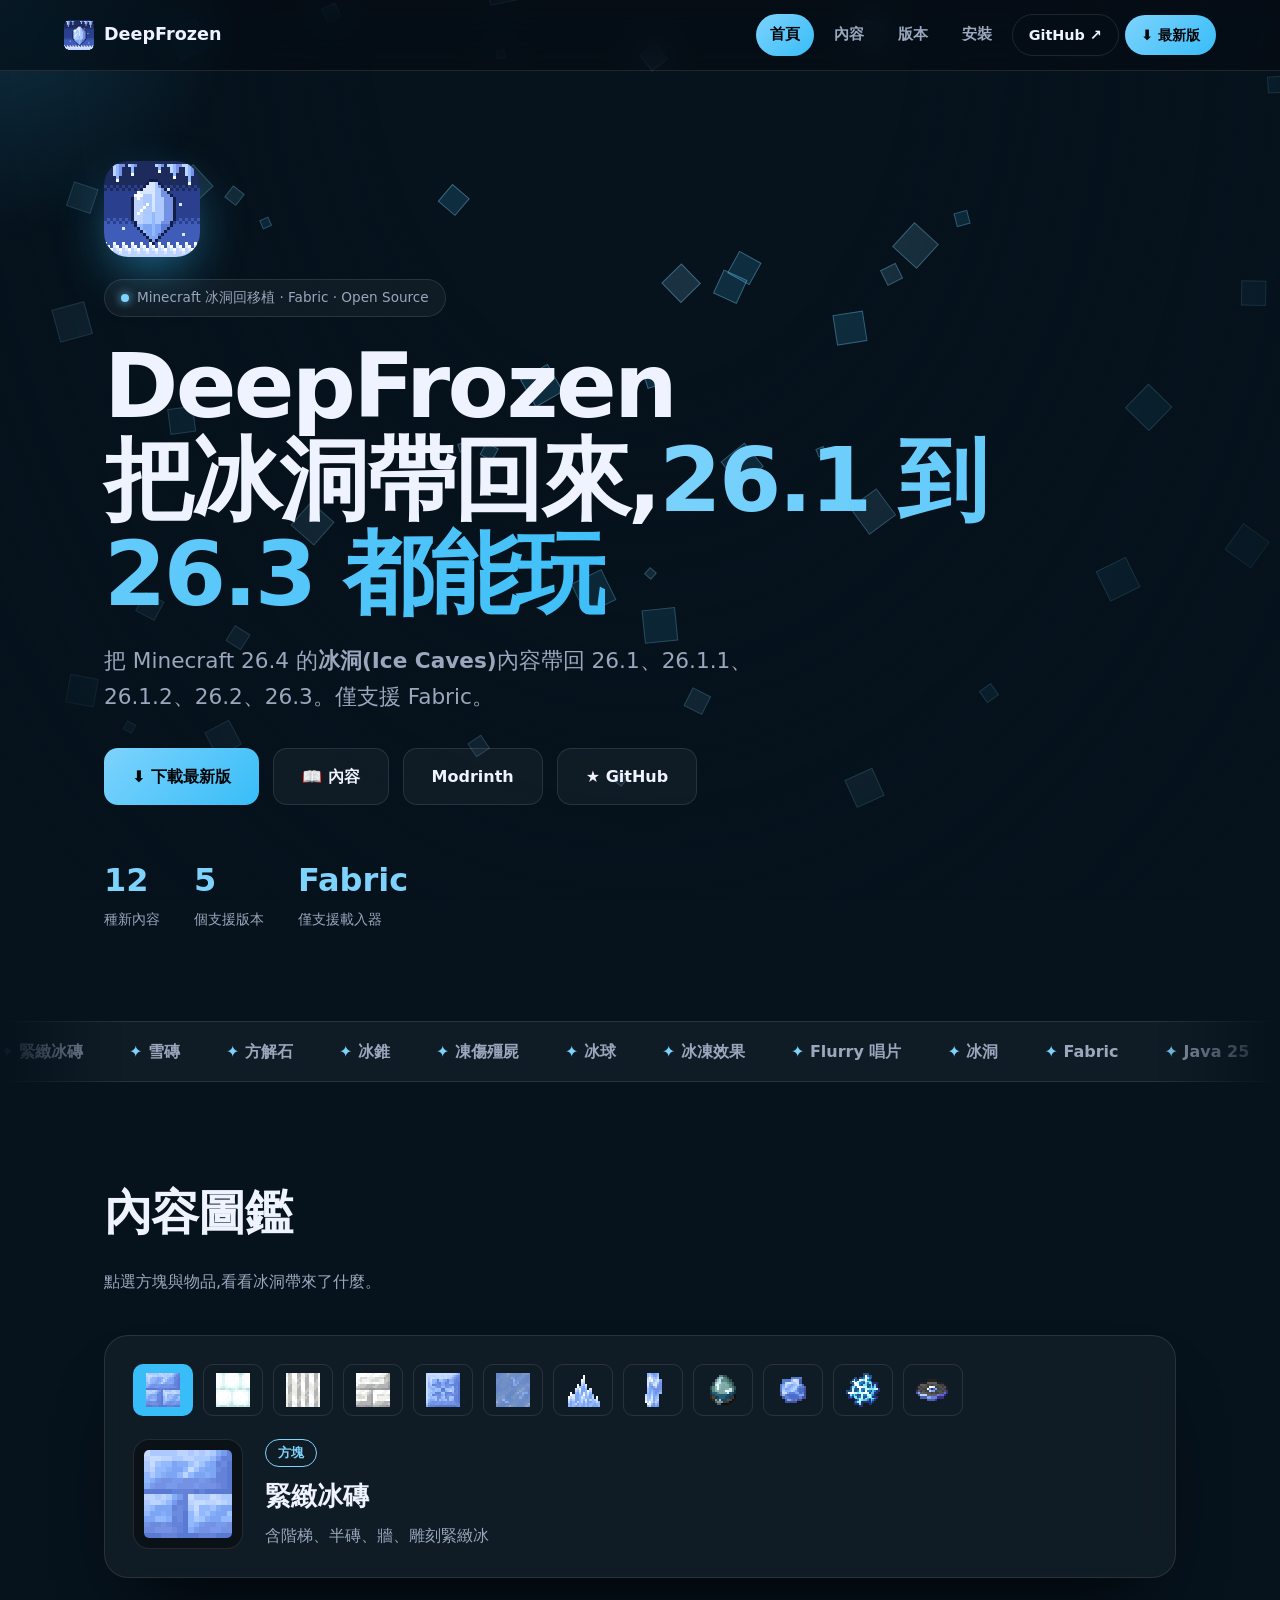
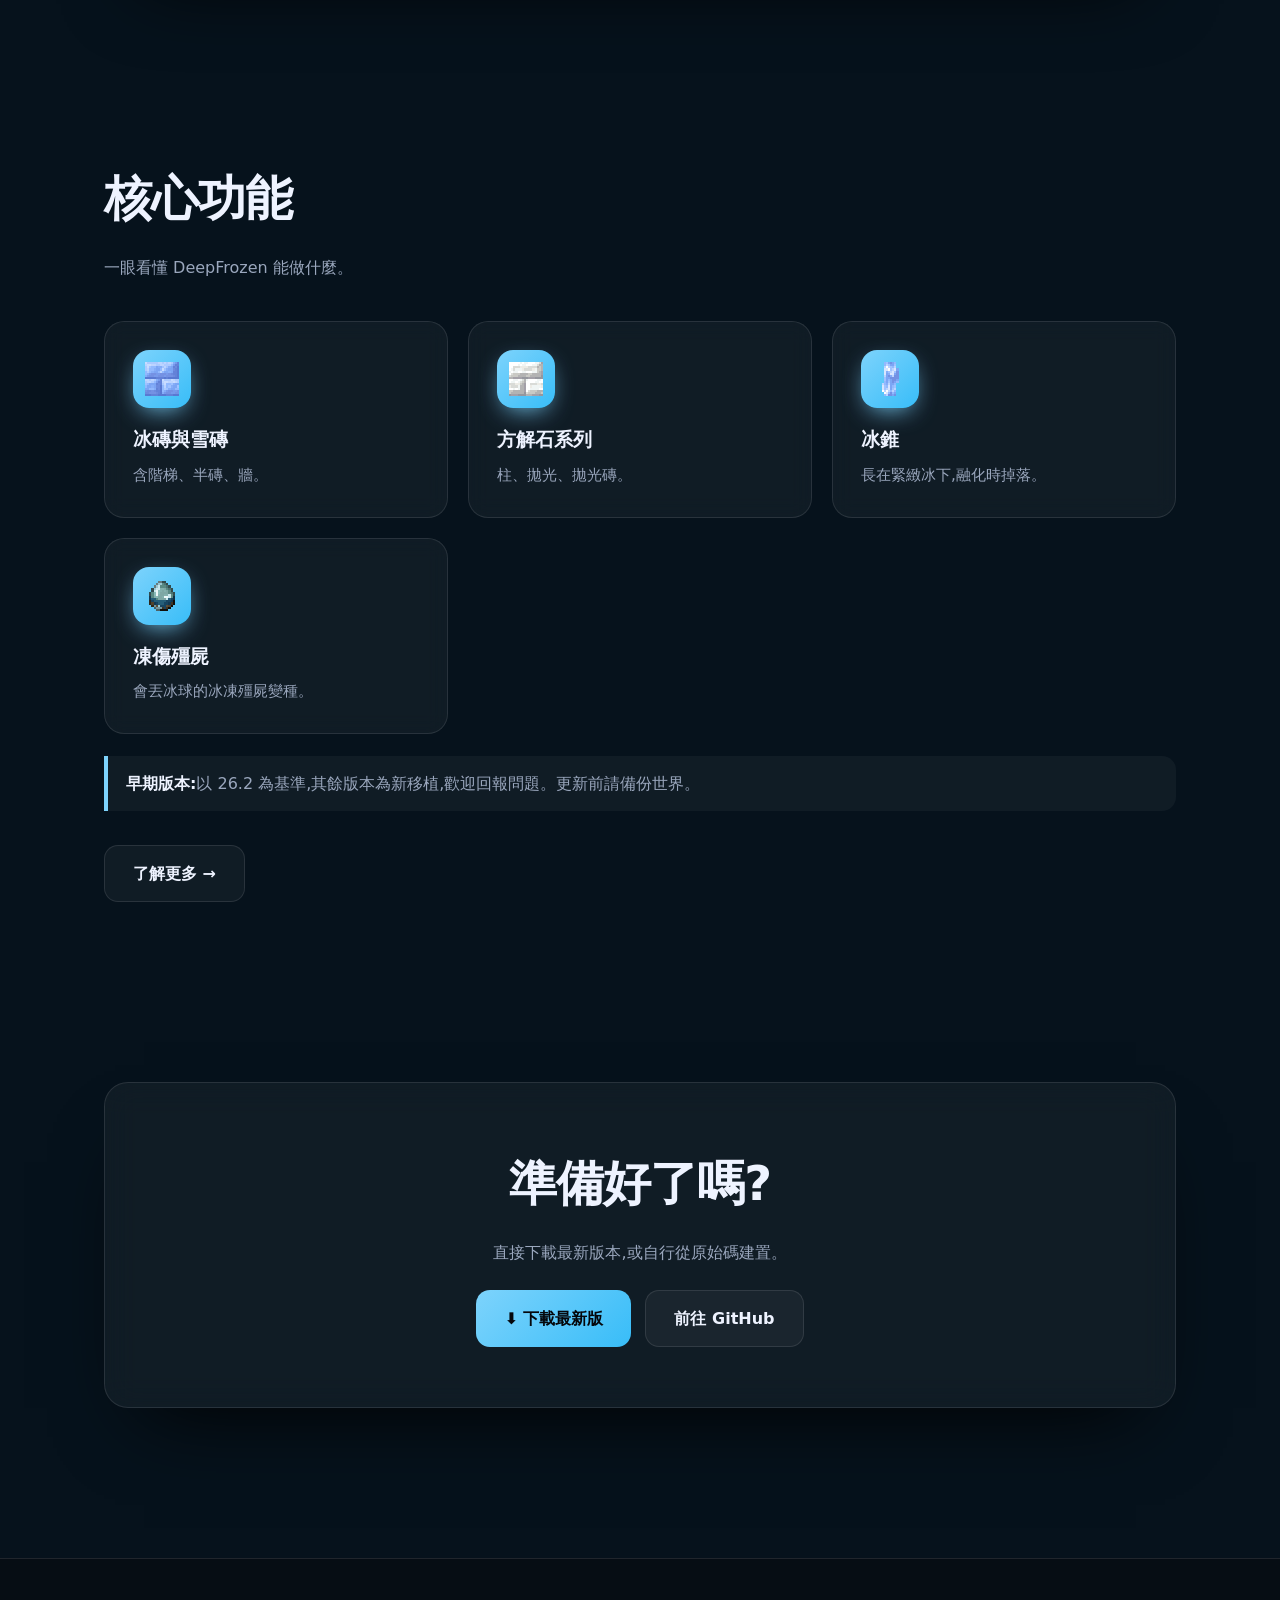
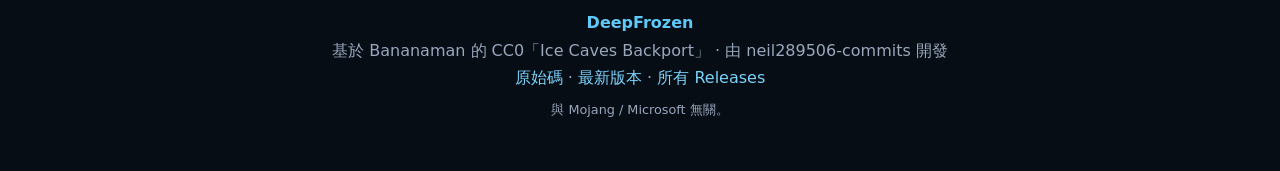
<file: docs/index.html>
<!DOCTYPE html>
<html lang="zh-Hant"><head><meta charset="utf-8"><meta name="viewport" content="width=device-width,initial-scale=1"><title>首頁 · DeepFrozen</title><meta name="description" content="把 Minecraft 26.4 的冰洞內容帶回 26.1–26.3 的 Fabric 模組"><link rel="icon" href="assets/icon.png"><link rel="stylesheet" href="css/style.css"></head>
<body data-repo="neil289506-commits/DeepFrozen"><canvas id="bg" data-mode="voxel"></canvas><div class="vignette"></div><div class="glow"></div>
<nav><a class="logo" href="index.html"><img src="assets/icon.png" alt="">DeepFrozen</a><a class="l on" href="index.html">首頁</a><a class="l" href="features.html">內容</a><a class="l" href="versions.html">版本</a><a class="l" href="install.html">安裝</a><a class="gh" href="https://github.com/neil289506-commits/DeepFrozen" target="_blank" rel="noopener">GitHub ↗</a><a class="dl" data-dl href="https://github.com/neil289506-commits/DeepFrozen/releases/latest" target="_blank" rel="noopener">⬇ 最新版 <span class="vt" data-tag></span></a></nav>
<section class="hero"><img class="hero-ic px" src="assets/icon.png" alt=""><span class="badge"><i></i>Minecraft 冰洞回移植 · Fabric · Open Source</span><h1>DeepFrozen<br>把冰洞帶回來,<span class="g">26.1 到 26.3 都能玩</span></h1><p class="lead">把 Minecraft 26.4 的<strong>冰洞(Ice Caves)</strong>內容帶回 26.1、26.1.1、26.1.2、26.2、26.3。僅支援 Fabric。</p><div class="cta"><a class="btn p" data-dl href="https://github.com/neil289506-commits/DeepFrozen/releases/latest" target="_blank" rel="noopener">⬇ 下載最新版 <small data-tag></small></a><a class="btn" href="features.html">📖 內容</a><a class="btn" href="https://modrinth.com/project/deepfrozen" target="_blank" rel="noopener">Modrinth</a><a class="btn" href="https://github.com/neil289506-commits/DeepFrozen" target="_blank" rel="noopener">★ GitHub</a></div><div class="stats"><div><b>12</b><span>種新內容</span></div><div><b>5</b><span>個支援版本</span></div><div><b>Fabric</b><span>僅支援載入器</span></div></div></section>
<div class="marquee"><div><span>緊緻冰磚</span><span>雪磚</span><span>方解石</span><span>冰錐</span><span>凍傷殭屍</span><span>冰球</span><span>冰凍效果</span><span>Flurry 唱片</span><span>冰洞</span><span>Fabric</span><span>Java 25</span><span>CC0</span><span>緊緻冰磚</span><span>雪磚</span><span>方解石</span><span>冰錐</span><span>凍傷殭屍</span><span>冰球</span><span>冰凍效果</span><span>Flurry 唱片</span><span>冰洞</span><span>Fabric</span><span>Java 25</span><span>CC0</span></div></div>
<section id="try"><h2 class="reveal">內容圖鑑</h2><p class="sub reveal">點選方塊與物品,看看冰洞帶來了什麼。</p><div class="panel reveal" id="demo"><div style="display:flex;gap:10px;flex-wrap:wrap" id="bl"><div class="pick on" data-i="0"><img class="px" src="assets/packed_ice_bricks.png" alt="" style="width:34px;height:34px;display:block"></div><div class="pick" data-i="1"><img class="px" src="assets/snow_bricks.png" alt="" style="width:34px;height:34px;display:block"></div><div class="pick" data-i="2"><img class="px" src="assets/calcite_pillar_side.png" alt="" style="width:34px;height:34px;display:block"></div><div class="pick" data-i="3"><img class="px" src="assets/polished_calcite_bricks.png" alt="" style="width:34px;height:34px;display:block"></div><div class="pick" data-i="4"><img class="px" src="assets/chiseled_packed_ice.png" alt="" style="width:34px;height:34px;display:block"></div><div class="pick" data-i="5"><img class="px" src="assets/brittle_ice_0.png" alt="" style="width:34px;height:34px;display:block"></div><div class="pick" data-i="6"><img class="px" src="assets/ice_crystal.png" alt="" style="width:34px;height:34px;display:block"></div><div class="pick" data-i="7"><img class="px" src="assets/icicle_middle.png" alt="" style="width:34px;height:34px;display:block"></div><div class="pick" data-i="8"><img class="px" src="assets/frostbite_spawn_egg.png" alt="" style="width:34px;height:34px;display:block"></div><div class="pick" data-i="9"><img class="px" src="assets/ice_ball.png" alt="" style="width:34px;height:34px;display:block"></div><div class="pick" data-i="10"><img class="px" src="assets/freezing.png" alt="" style="width:34px;height:34px;display:block"></div><div class="pick" data-i="11"><img class="px" src="assets/music_disc_flurry.png" alt="" style="width:34px;height:34px;display:block"></div></div><div style="display:flex;gap:22px;align-items:center;margin-top:22px;flex-wrap:wrap"><img class="px" id="bi" src="" alt="" style="width:110px;height:110px;border-radius:16px;background:#0005;border:1px solid var(--line);padding:10px"><div><span class="tag" id="bt"></span><h3 id="bn" style="font-size:1.6rem;margin:8px 0 4px"></h3><p id="bd" style="color:var(--mut)"></p></div></div></div></section>
<section><h2 class="reveal">核心功能</h2><p class="sub reveal">一眼看懂 DeepFrozen 能做什麼。</p><div class="grid"><div class="card reveal"><div class="ic"><img src="assets/packed_ice_bricks.png" alt=""></div><h3>冰磚與雪磚</h3><p>含階梯、半磚、牆。</p></div><div class="card reveal"><div class="ic"><img src="assets/polished_calcite_bricks.png" alt=""></div><h3>方解石系列</h3><p>柱、拋光、拋光磚。</p></div><div class="card reveal"><div class="ic"><img src="assets/icicle_middle.png" alt=""></div><h3>冰錐</h3><p>長在緊緻冰下,融化時掉落。</p></div><div class="card reveal"><div class="ic"><img src="assets/frostbite_spawn_egg.png" alt=""></div><h3>凍傷殭屍</h3><p>會丟冰球的冰凍殭屍變種。</p></div></div><div class="note reveal"><b>早期版本:</b>以 26.2 為基準,其餘版本為新移植,歡迎回報問題。更新前請備份世界。</div><div class="cta" style="margin-top:34px"><a class="btn" href="features.html">了解更多 →</a></div></section>
<section><div class="panel reveal" style="text-align:center;padding:60px 28px"><h2>準備好了嗎?</h2><p class="sub" style="margin:0 auto 24px">直接下載最新版本,或自行從原始碼建置。</p><div class="cta" style="justify-content:center"><a class="btn p" data-dl href="https://github.com/neil289506-commits/DeepFrozen/releases/latest" target="_blank" rel="noopener">⬇ 下載最新版 <small data-tag></small></a><a class="btn" href="https://github.com/neil289506-commits/DeepFrozen" target="_blank" rel="noopener">前往 GitHub</a></div></div></section>
<footer><div class="g">DeepFrozen</div><p>基於 Bananaman 的 CC0「Ice Caves Backport」 · 由 neil289506-commits 開發</p><p><a href="https://github.com/neil289506-commits/DeepFrozen" target="_blank" rel="noopener">原始碼</a> · <a href="https://github.com/neil289506-commits/DeepFrozen/releases/latest" target="_blank" rel="noopener">最新版本</a> · <a href="https://github.com/neil289506-commits/DeepFrozen/releases" target="_blank" rel="noopener">所有 Releases</a></p><p class=legal>與 Mojang / Microsoft 無關。</p></footer>
<script src="js/fx.js"></script><script src="js/demo.js"></script></body></html>
</file>
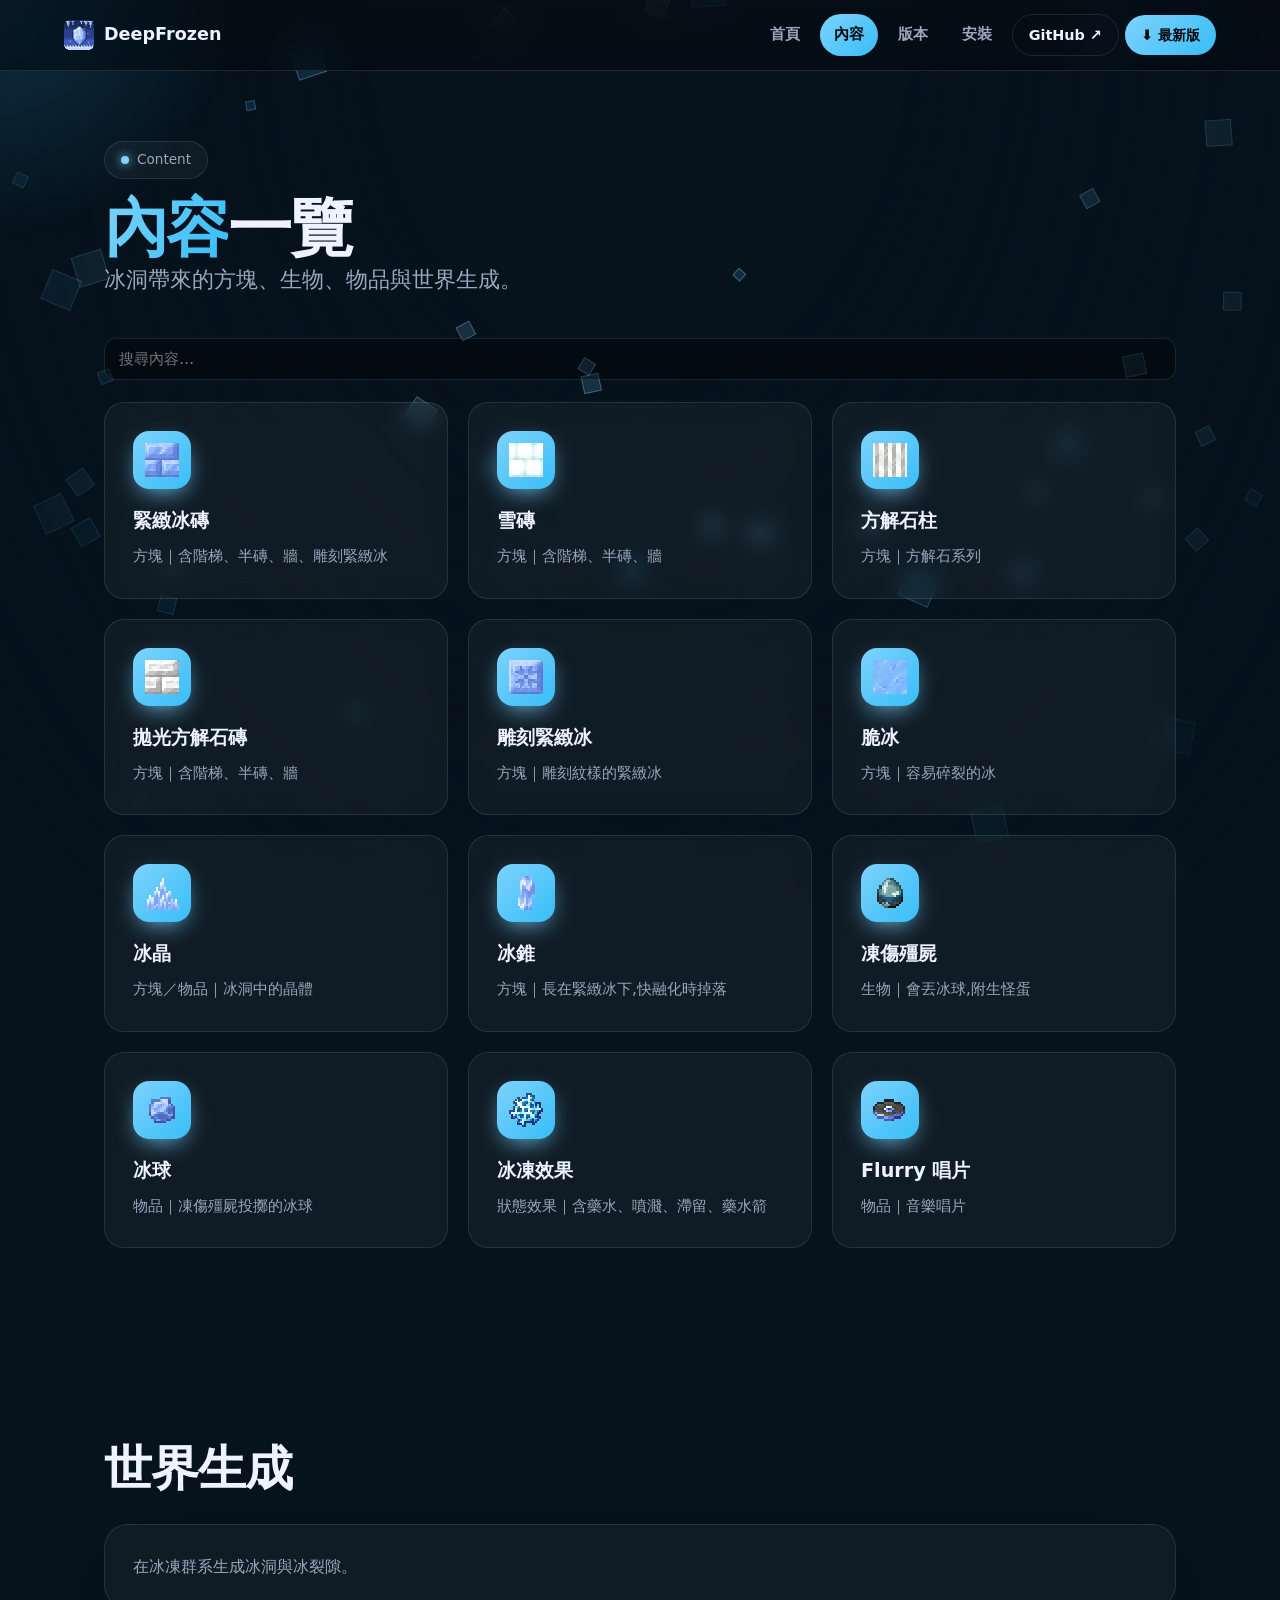
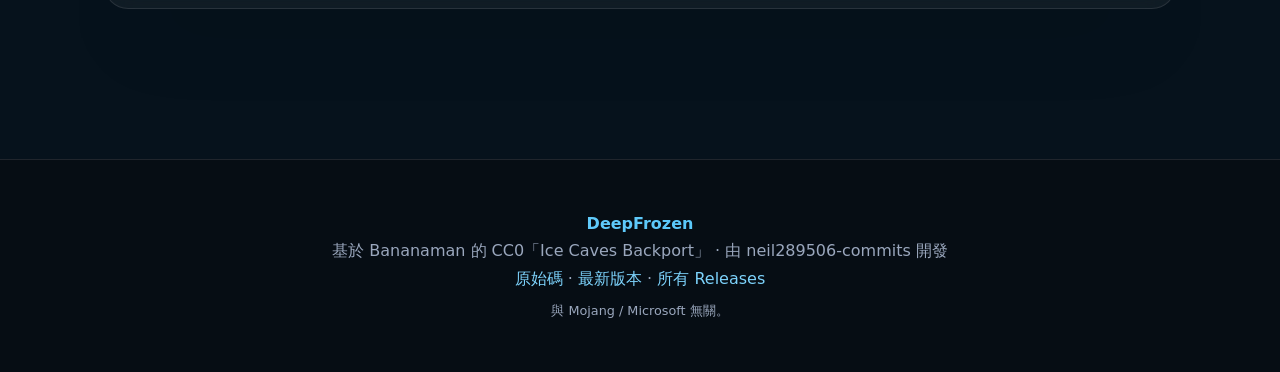
<file: docs/features.html>
<!DOCTYPE html>
<html lang="zh-Hant"><head><meta charset="utf-8"><meta name="viewport" content="width=device-width,initial-scale=1"><title>內容 · DeepFrozen</title><meta name="description" content="把 Minecraft 26.4 的冰洞內容帶回 26.1–26.3 的 Fabric 模組"><link rel="icon" href="assets/icon.png"><link rel="stylesheet" href="css/style.css"></head>
<body data-repo="neil289506-commits/DeepFrozen"><canvas id="bg" data-mode="voxel"></canvas><div class="vignette"></div><div class="glow"></div>
<nav><a class="logo" href="index.html"><img src="assets/icon.png" alt="">DeepFrozen</a><a class="l" href="index.html">首頁</a><a class="l on" href="features.html">內容</a><a class="l" href="versions.html">版本</a><a class="l" href="install.html">安裝</a><a class="gh" href="https://github.com/neil289506-commits/DeepFrozen" target="_blank" rel="noopener">GitHub ↗</a><a class="dl" data-dl href="https://github.com/neil289506-commits/DeepFrozen/releases/latest" target="_blank" rel="noopener">⬇ 最新版 <span class="vt" data-tag></span></a></nav>
<section class="page-h"><span class="badge"><i></i>Content</span><h1 style="font-size:clamp(2.2rem,5vw,4rem);margin-top:16px"><span class="g">內容</span>一覽</h1><p class="lead">冰洞帶來的方塊、生物、物品與世界生成。</p></section>
<section style="padding-top:20px"><input id="filter" placeholder="搜尋內容…" style="margin-bottom:22px"><div id="items" class="grid"><div class="card reveal"><div class="ic"><img src="assets/packed_ice_bricks.png" alt=""></div><h3>緊緻冰磚</h3><p>方塊｜含階梯、半磚、牆、雕刻緊緻冰</p></div><div class="card reveal"><div class="ic"><img src="assets/snow_bricks.png" alt=""></div><h3>雪磚</h3><p>方塊｜含階梯、半磚、牆</p></div><div class="card reveal"><div class="ic"><img src="assets/calcite_pillar_side.png" alt=""></div><h3>方解石柱</h3><p>方塊｜方解石系列</p></div><div class="card reveal"><div class="ic"><img src="assets/polished_calcite_bricks.png" alt=""></div><h3>拋光方解石磚</h3><p>方塊｜含階梯、半磚、牆</p></div><div class="card reveal"><div class="ic"><img src="assets/chiseled_packed_ice.png" alt=""></div><h3>雕刻緊緻冰</h3><p>方塊｜雕刻紋樣的緊緻冰</p></div><div class="card reveal"><div class="ic"><img src="assets/brittle_ice_0.png" alt=""></div><h3>脆冰</h3><p>方塊｜容易碎裂的冰</p></div><div class="card reveal"><div class="ic"><img src="assets/ice_crystal.png" alt=""></div><h3>冰晶</h3><p>方塊／物品｜冰洞中的晶體</p></div><div class="card reveal"><div class="ic"><img src="assets/icicle_middle.png" alt=""></div><h3>冰錐</h3><p>方塊｜長在緊緻冰下,快融化時掉落</p></div><div class="card reveal"><div class="ic"><img src="assets/frostbite_spawn_egg.png" alt=""></div><h3>凍傷殭屍</h3><p>生物｜會丟冰球,附生怪蛋</p></div><div class="card reveal"><div class="ic"><img src="assets/ice_ball.png" alt=""></div><h3>冰球</h3><p>物品｜凍傷殭屍投擲的冰球</p></div><div class="card reveal"><div class="ic"><img src="assets/freezing.png" alt=""></div><h3>冰凍效果</h3><p>狀態效果｜含藥水、噴濺、滯留、藥水箭</p></div><div class="card reveal"><div class="ic"><img src="assets/music_disc_flurry.png" alt=""></div><h3>Flurry 唱片</h3><p>物品｜音樂唱片</p></div></div></section><section><h2 class="reveal">世界生成</h2><div class="panel reveal"><p>在冰凍群系生成冰洞與冰裂隙。</p></div></section>
<footer><div class="g">DeepFrozen</div><p>基於 Bananaman 的 CC0「Ice Caves Backport」 · 由 neil289506-commits 開發</p><p><a href="https://github.com/neil289506-commits/DeepFrozen" target="_blank" rel="noopener">原始碼</a> · <a href="https://github.com/neil289506-commits/DeepFrozen/releases/latest" target="_blank" rel="noopener">最新版本</a> · <a href="https://github.com/neil289506-commits/DeepFrozen/releases" target="_blank" rel="noopener">所有 Releases</a></p><p class=legal>與 Mojang / Microsoft 無關。</p></footer>
<script src="js/fx.js"></script></body></html>
</file>
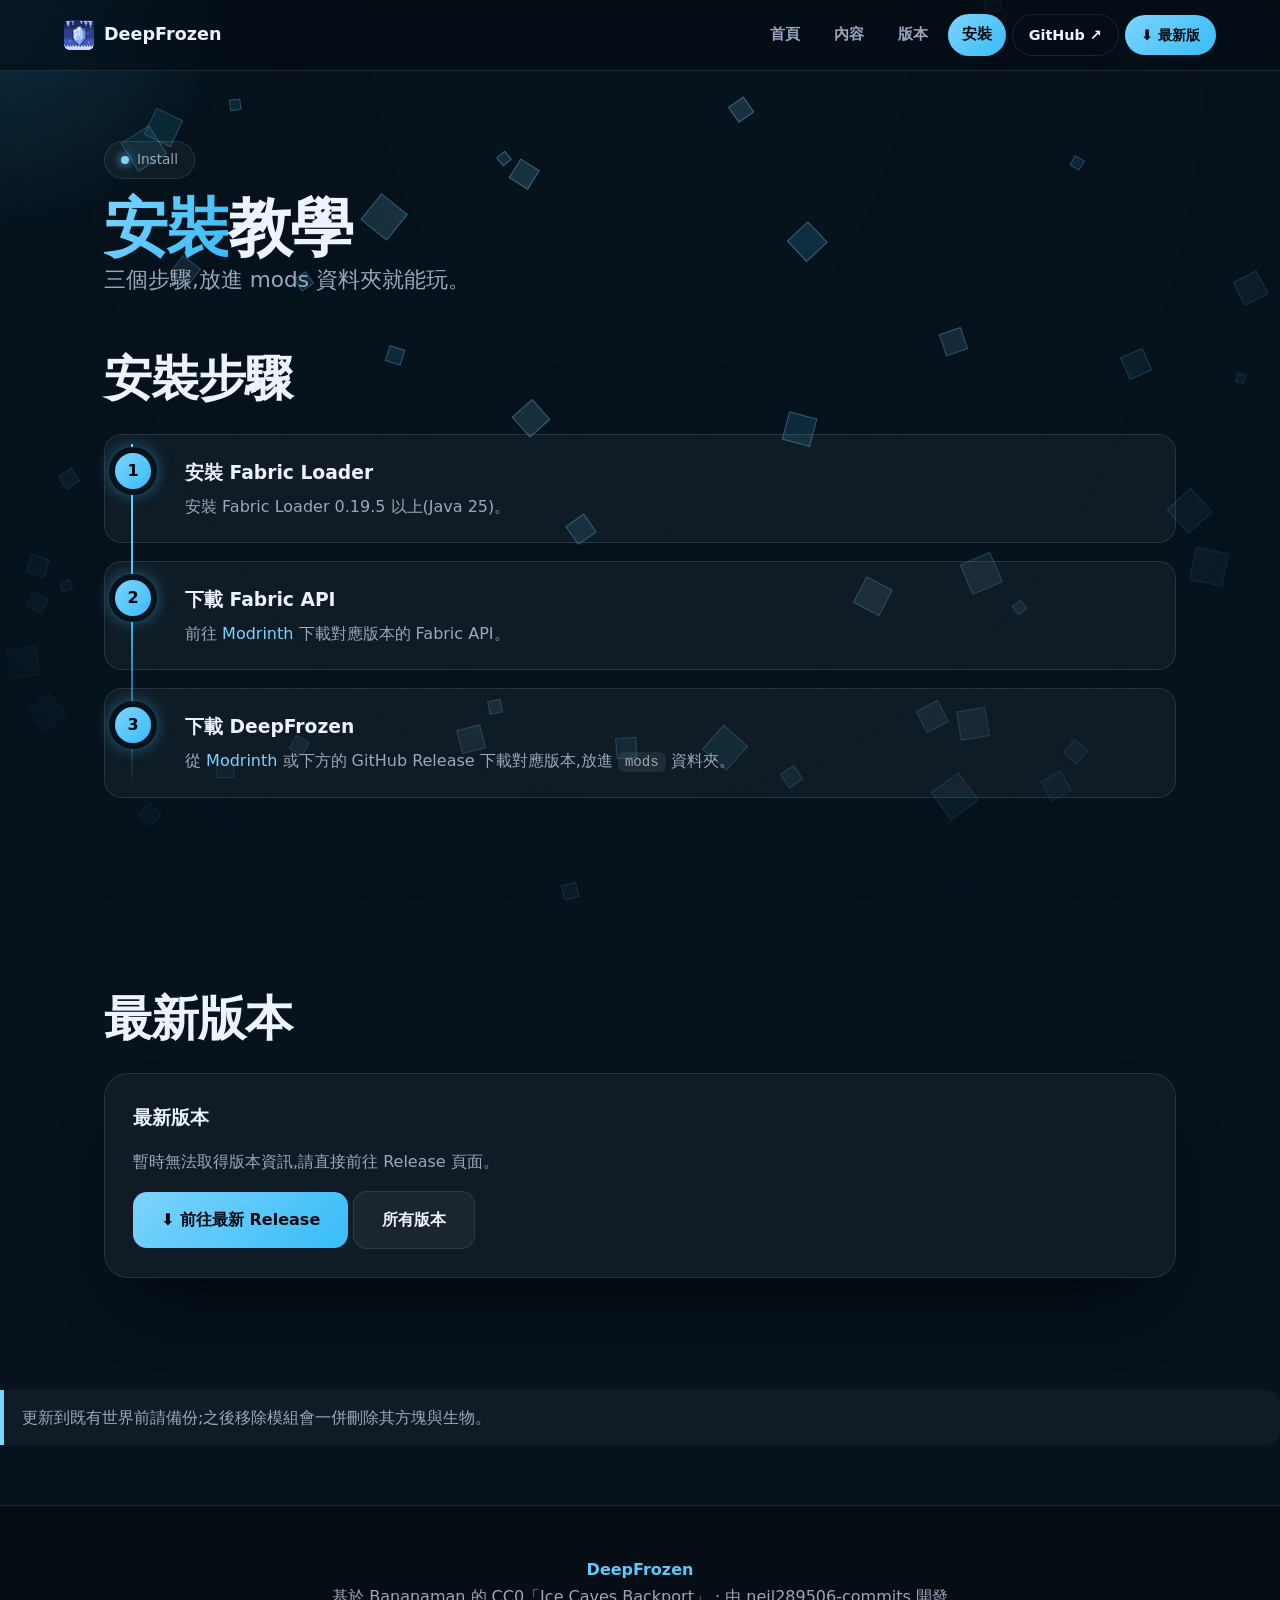
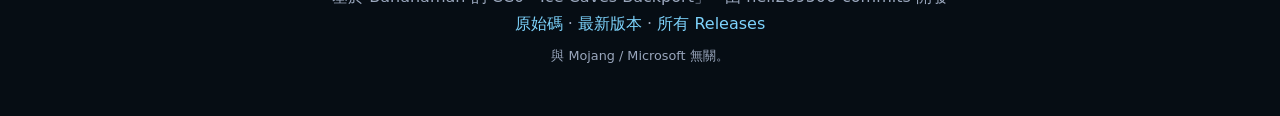
<file: docs/install.html>
<!DOCTYPE html>
<html lang="zh-Hant"><head><meta charset="utf-8"><meta name="viewport" content="width=device-width,initial-scale=1"><title>安裝 · DeepFrozen</title><meta name="description" content="把 Minecraft 26.4 的冰洞內容帶回 26.1–26.3 的 Fabric 模組"><link rel="icon" href="assets/icon.png"><link rel="stylesheet" href="css/style.css"></head>
<body data-repo="neil289506-commits/DeepFrozen"><canvas id="bg" data-mode="voxel"></canvas><div class="vignette"></div><div class="glow"></div>
<nav><a class="logo" href="index.html"><img src="assets/icon.png" alt="">DeepFrozen</a><a class="l" href="index.html">首頁</a><a class="l" href="features.html">內容</a><a class="l" href="versions.html">版本</a><a class="l on" href="install.html">安裝</a><a class="gh" href="https://github.com/neil289506-commits/DeepFrozen" target="_blank" rel="noopener">GitHub ↗</a><a class="dl" data-dl href="https://github.com/neil289506-commits/DeepFrozen/releases/latest" target="_blank" rel="noopener">⬇ 最新版 <span class="vt" data-tag></span></a></nav>
<section class="page-h"><span class="badge"><i></i>Install</span><h1 style="font-size:clamp(2.2rem,5vw,4rem);margin-top:16px"><span class="g">安裝</span>教學</h1><p class="lead">三個步驟,放進 mods 資料夾就能玩。</p></section>
<section style=padding-top:20px><h2 class="reveal">安裝步驟</h2><div class="steps"><div class="step reveal"><h3>安裝 Fabric Loader</h3><p>安裝 Fabric Loader 0.19.5 以上(Java 25)。</p></div><div class="step reveal"><h3>下載 Fabric API</h3><p>前往 <a href="https://modrinth.com/mod/fabric-api" target="_blank" rel="noopener">Modrinth</a> 下載對應版本的 Fabric API。</p></div><div class="step reveal"><h3>下載 DeepFrozen</h3><p>從 <a href="https://modrinth.com/project/deepfrozen" target="_blank" rel="noopener">Modrinth</a> 或下方的 GitHub Release 下載對應版本,放進 <code>mods</code> 資料夾。</p></div></div></section><section><h2 class="reveal">最新版本</h2><div class="panel reveal" id="rel"><h3>最新版本 <span class="tag vt" data-tag></span></h3><p style="margin-bottom:14px"><span data-date></span></p><div class="cta" data-assets style="margin:0 0 16px"></div><a class="btn p" data-dl href="https://github.com/neil289506-commits/DeepFrozen/releases/latest" target="_blank" rel="noopener">⬇ 前往最新 Release</a> <a class="btn" href="https://github.com/neil289506-commits/DeepFrozen/releases" target="_blank" rel="noopener">所有版本</a></div></section><div class="note reveal">更新到既有世界前請備份;之後移除模組會一併刪除其方塊與生物。</div>
<footer><div class="g">DeepFrozen</div><p>基於 Bananaman 的 CC0「Ice Caves Backport」 · 由 neil289506-commits 開發</p><p><a href="https://github.com/neil289506-commits/DeepFrozen" target="_blank" rel="noopener">原始碼</a> · <a href="https://github.com/neil289506-commits/DeepFrozen/releases/latest" target="_blank" rel="noopener">最新版本</a> · <a href="https://github.com/neil289506-commits/DeepFrozen/releases" target="_blank" rel="noopener">所有 Releases</a></p><p class=legal>與 Mojang / Microsoft 無關。</p></footer>
<script src="js/fx.js"></script></body></html>
</file>
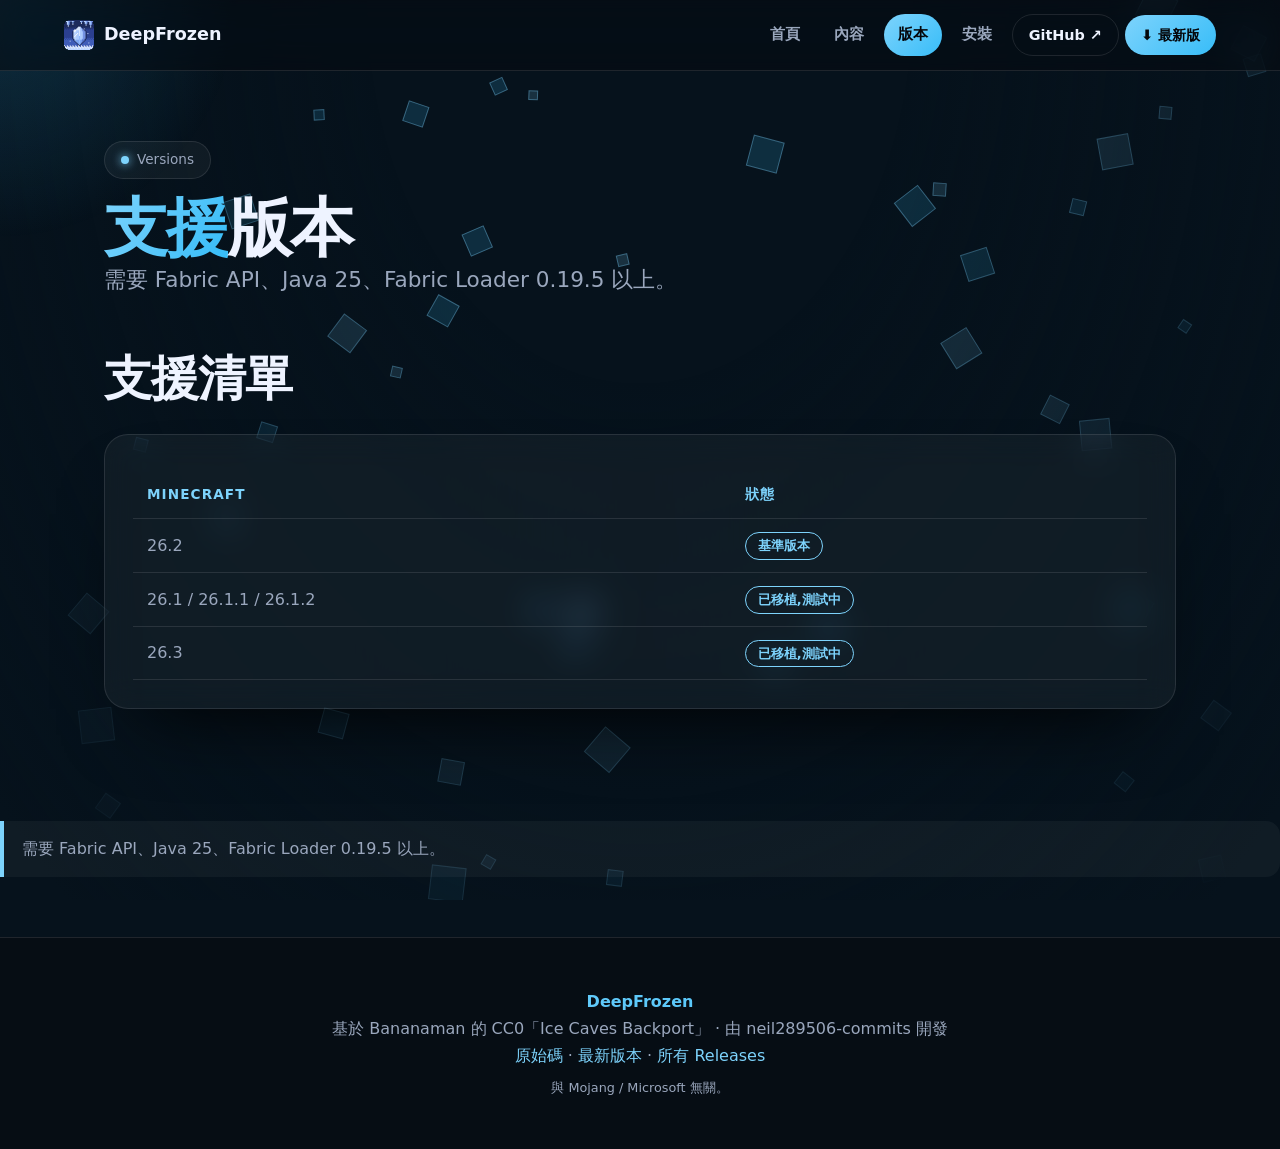
<file: docs/versions.html>
<!DOCTYPE html>
<html lang="zh-Hant"><head><meta charset="utf-8"><meta name="viewport" content="width=device-width,initial-scale=1"><title>版本 · DeepFrozen</title><meta name="description" content="把 Minecraft 26.4 的冰洞內容帶回 26.1–26.3 的 Fabric 模組"><link rel="icon" href="assets/icon.png"><link rel="stylesheet" href="css/style.css"></head>
<body data-repo="neil289506-commits/DeepFrozen"><canvas id="bg" data-mode="voxel"></canvas><div class="vignette"></div><div class="glow"></div>
<nav><a class="logo" href="index.html"><img src="assets/icon.png" alt="">DeepFrozen</a><a class="l" href="index.html">首頁</a><a class="l" href="features.html">內容</a><a class="l on" href="versions.html">版本</a><a class="l" href="install.html">安裝</a><a class="gh" href="https://github.com/neil289506-commits/DeepFrozen" target="_blank" rel="noopener">GitHub ↗</a><a class="dl" data-dl href="https://github.com/neil289506-commits/DeepFrozen/releases/latest" target="_blank" rel="noopener">⬇ 最新版 <span class="vt" data-tag></span></a></nav>
<section class="page-h"><span class="badge"><i></i>Versions</span><h1 style="font-size:clamp(2.2rem,5vw,4rem);margin-top:16px"><span class="g">支援</span>版本</h1><p class="lead">需要 Fabric API、Java 25、Fabric Loader 0.19.5 以上。</p></section>
<section style=padding-top:20px><h2 class="reveal">支援清單</h2><div class="panel reveal"><table><tr><th>Minecraft</th><th>狀態</th></tr><tr><td>26.2</td><td><span class="tag">基準版本</span></td></tr><tr><td>26.1 / 26.1.1 / 26.1.2</td><td><span class="tag">已移植,測試中</span></td></tr><tr><td>26.3</td><td><span class="tag">已移植,測試中</span></td></tr></table></div></section><div class="note reveal">需要 Fabric API、Java 25、Fabric Loader 0.19.5 以上。</div>
<footer><div class="g">DeepFrozen</div><p>基於 Bananaman 的 CC0「Ice Caves Backport」 · 由 neil289506-commits 開發</p><p><a href="https://github.com/neil289506-commits/DeepFrozen" target="_blank" rel="noopener">原始碼</a> · <a href="https://github.com/neil289506-commits/DeepFrozen/releases/latest" target="_blank" rel="noopener">最新版本</a> · <a href="https://github.com/neil289506-commits/DeepFrozen/releases" target="_blank" rel="noopener">所有 Releases</a></p><p class=legal>與 Mojang / Microsoft 無關。</p></footer>
<script src="js/fx.js"></script></body></html>
</file>
<file: docs/css/style.css>
:root{--a:#7dd3fc;--a2:#38bdf8;--a3:#e0f2fe;--bg:#06121c;--fg:#eef3ff;--mut:#9aa7bd;--card:rgba(255,255,255,.045);--line:rgba(255,255,255,.1);--navbg:rgba(8,10,16,.6);--font:'Segoe UI Variable','Segoe UI','Microsoft JhengHei UI','Noto Sans TC',system-ui,sans-serif}
*{box-sizing:border-box;margin:0;padding:0}
html{scroll-behavior:smooth}
body{background:var(--bg);color:var(--fg);font-family:var(--font);line-height:1.7;overflow-x:hidden;min-height:100vh}
a{color:var(--a);text-decoration:none}
::selection{background:var(--a);color:#000}
#bg{position:fixed;inset:0;z-index:-2;width:100%;height:100%}
.vignette{position:fixed;inset:0;z-index:-1;pointer-events:none;background:radial-gradient(ellipse at 50% 0%,transparent 30%,var(--bg) 95%)}
.glow{position:fixed;width:520px;height:520px;border-radius:50%;pointer-events:none;z-index:-1;background:radial-gradient(circle,var(--a2) 0%,transparent 65%);opacity:.18;transform:translate(-50%,-50%);transition:opacity .3s}
nav{position:sticky;top:0;z-index:50;display:flex;align-items:center;gap:6px;padding:14px 5vw;backdrop-filter:blur(18px) saturate(1.4);background:var(--navbg);border-bottom:1px solid var(--line)}
nav .logo{display:flex;align-items:center;gap:10px;font-weight:800;font-size:1.1rem;color:var(--fg);margin-right:auto}
nav .logo img{width:30px;height:30px}
nav a.l{padding:8px 14px;border-radius:999px;color:var(--mut);font-weight:600;font-size:.95rem;transition:.25s}
nav a.l:hover{color:var(--fg);background:var(--card)}
nav a.l.on{color:#000;background:linear-gradient(135deg,var(--a),var(--a2))}
nav a.gh{border:1px solid var(--line);padding:8px 16px;border-radius:999px;color:var(--fg);font-weight:700;font-size:.9rem}
nav a.gh:hover{border-color:var(--a);box-shadow:0 0 18px var(--a2)}
section{padding:90px 5vw;max-width:1200px;margin:auto;position:relative}
.hero{min-height:88vh;display:flex;flex-direction:column;justify-content:center;align-items:flex-start;gap:22px}
.badge{display:inline-flex;gap:8px;align-items:center;padding:6px 16px;border:1px solid var(--line);border-radius:999px;background:var(--card);font-size:.85rem;color:var(--mut)}
.badge i{width:8px;height:8px;border-radius:50%;background:var(--a);box-shadow:0 0 10px var(--a);animation:pulse 1.6s infinite}
@keyframes pulse{50%{transform:scale(1.7);opacity:.5}}
h1{font-size:clamp(2.6rem,7vw,5.6rem);line-height:1.05;font-weight:900;letter-spacing:-.03em}
h1 .g,.g{background:linear-gradient(120deg,var(--a),var(--a2),var(--a3,var(--a)));background-size:220% 100%;-webkit-background-clip:text;background-clip:text;color:transparent;animation:shift 6s linear infinite}
@keyframes shift{to{background-position:220% 0}}
h2{font-size:clamp(1.8rem,4vw,3rem);font-weight:850;letter-spacing:-.02em;margin-bottom:14px}
.lead{font-size:clamp(1.05rem,2vw,1.35rem);color:var(--mut);max-width:720px}
.sub{color:var(--mut);max-width:640px;margin-bottom:40px}
.cta{display:flex;gap:14px;flex-wrap:wrap;margin-top:10px}
.btn{position:relative;display:inline-flex;align-items:center;gap:8px;padding:14px 28px;border-radius:14px;font-weight:800;border:1px solid var(--line);color:var(--fg);background:var(--card);cursor:pointer;font-size:1rem;font-family:inherit;overflow:hidden;transition:.25s}
.btn:hover{transform:translateY(-3px);border-color:var(--a);box-shadow:0 10px 30px -8px var(--a2)}
.btn.p{background:linear-gradient(135deg,var(--a),var(--a2));color:#000;border:none}
.btn.p:hover{box-shadow:0 14px 40px -6px var(--a)}
.btn::after{content:"";position:absolute;inset:0;background:linear-gradient(110deg,transparent 30%,rgba(255,255,255,.35) 50%,transparent 70%);transform:translateX(-120%)}
.btn:hover::after{transform:translateX(120%);transition:transform .7s}
.stats{display:flex;gap:34px;flex-wrap:wrap;margin-top:26px}
.stats div{display:flex;flex-direction:column}.stats b{font-size:2rem;font-weight:900;color:var(--a)}.stats span{color:var(--mut);font-size:.85rem}
.grid{display:grid;grid-template-columns:repeat(auto-fit,minmax(260px,1fr));gap:20px}
.card{position:relative;padding:28px;border-radius:20px;background:var(--card);border:1px solid var(--line);backdrop-filter:blur(10px);transition:transform .25s,border-color .25s,box-shadow .25s;transform-style:preserve-3d;overflow:hidden}
.card::before{content:"";position:absolute;inset:0;background:radial-gradient(400px circle at var(--mx,50%) var(--my,0%),var(--a2),transparent 45%);opacity:0;transition:.3s;mix-blend-mode:screen}
.card:hover{border-color:var(--a);box-shadow:0 20px 50px -20px var(--a2)}.card:hover::before{opacity:.22}
.card .ic{font-size:2rem;width:58px;height:58px;display:grid;place-items:center;border-radius:16px;background:linear-gradient(135deg,var(--a),var(--a2));margin-bottom:16px;color:#000;box-shadow:0 8px 24px -8px var(--a)}
.card h3{font-size:1.2rem;margin-bottom:6px}.card p{color:var(--mut);font-size:.95rem}
.reveal{opacity:0;transform:translateY(40px) scale(.97);transition:opacity .8s cubic-bezier(.2,.8,.2,1),transform .8s cubic-bezier(.2,.8,.2,1)}
.reveal.in{opacity:1;transform:none}
.marquee{overflow:hidden;border-block:1px solid var(--line);padding:16px 0;background:var(--card);mask-image:linear-gradient(90deg,transparent,#000 10%,#000 90%,transparent)}
.marquee div{display:flex;gap:46px;width:max-content;animation:mq 30s linear infinite;color:var(--mut);font-weight:700;white-space:nowrap}
.marquee span::before{content:"✦ ";color:var(--a)}
@keyframes mq{to{transform:translateX(-50%)}}
.panel{border-radius:24px;border:1px solid var(--line);background:var(--card);backdrop-filter:blur(16px);padding:28px;box-shadow:0 40px 80px -40px #000}
.steps{counter-reset:s;display:grid;gap:18px;position:relative}
.steps::before{content:"";position:absolute;left:27px;top:10px;bottom:10px;width:2px;background:linear-gradient(var(--a),var(--a2),transparent)}
.step{position:relative;padding:22px 24px 22px 80px;border-radius:18px;background:var(--card);border:1px solid var(--line)}
.step::before{counter-increment:s;content:counter(s);position:absolute;left:10px;top:18px;width:36px;height:36px;border-radius:50%;display:grid;place-items:center;font-weight:900;color:#000;background:linear-gradient(135deg,var(--a),var(--a2));box-shadow:0 0 0 6px var(--bg),0 0 20px var(--a2)}
.step h3{margin-bottom:4px}.step p,.step li{color:var(--mut)}.step ul{padding-left:18px;margin-top:6px}
pre,code{font-family:"JetBrains Mono",Consolas,monospace}
pre{background:#05070b;border:1px solid var(--line);border-radius:14px;padding:18px;overflow:auto;font-size:.88rem;color:#cfe;margin-top:12px}
code{background:rgba(255,255,255,.07);padding:2px 7px;border-radius:6px;font-size:.88em}
table{width:100%;border-collapse:collapse;margin-top:8px}th,td{padding:12px 14px;text-align:left;border-bottom:1px solid var(--line)}th{color:var(--a);font-size:.85rem;text-transform:uppercase;letter-spacing:.08em}td{color:var(--mut)}
details{border:1px solid var(--line);border-radius:14px;background:var(--card);padding:16px 20px;margin-bottom:12px}summary{cursor:pointer;font-weight:700}details[open] summary{color:var(--a);margin-bottom:8px}details p{color:var(--mut)}
select,input,textarea{width:100%;background:rgba(0,0,0,.35);border:1px solid var(--line);color:var(--fg);padding:11px 14px;border-radius:12px;font-family:inherit;font-size:.95rem}
select:focus,input:focus{outline:none;border-color:var(--a);box-shadow:0 0 0 3px var(--a2)}
label{display:block;font-size:.8rem;color:var(--mut);margin:10px 0 4px;font-weight:700}
.row{display:grid;grid-template-columns:repeat(auto-fit,minmax(200px,1fr));gap:14px}
.page-h{padding-top:70px;padding-bottom:20px}
footer{padding:50px 5vw;text-align:center;color:var(--mut);border-top:1px solid var(--line);margin-top:60px;background:var(--navbg)}
footer .g{font-weight:800}
.toast{position:fixed;bottom:30px;left:50%;transform:translate(-50%,120px);background:var(--card);border:1px solid var(--a);padding:12px 22px;border-radius:14px;backdrop-filter:blur(16px);transition:.4s;z-index:99}
.toast.show{transform:translate(-50%,0)}
@media(max-width:720px){section{padding:60px 5vw}.steps::before{left:19px}.step{padding-left:62px}.step::before{left:2px}}
@media(prefers-reduced-motion:reduce){*{animation:none!important;transition:none!important}.reveal{opacity:1;transform:none}}


:root{--on:#05070b}
[hidden]{display:none!important}
nav{flex-wrap:wrap}
nav a.l.on,.btn.p,.card .ic,.step::before,.tab.on{color:var(--on)}
nav a.dl{padding:8px 16px;border-radius:999px;font-weight:800;font-size:.9rem;color:var(--on);background:linear-gradient(135deg,var(--a),var(--a2));display:inline-flex;gap:6px;align-items:center}
nav a.dl:hover{box-shadow:0 0 22px var(--a2)}
.vt{font-weight:700;opacity:.8;font-size:.8em}.vt:empty{display:none}
.btn small{font-weight:700;opacity:.75}.btn small:empty{display:none}
::selection{color:var(--on)}
.note{border-left:4px solid var(--a);padding:14px 18px;background:var(--card);border-radius:0 14px 14px 0;color:var(--mut);margin:22px 0}
.note b,.note strong{color:var(--fg)}
.panel ul,.panel ol{padding-left:22px;color:var(--mut)}.panel li{margin:6px 0}.panel li b,.panel li strong,.panel p strong{color:var(--fg)}
.panel p{color:var(--mut)}.panel p+p,.panel p+pre,.panel pre+p{margin-top:12px}
.panel h3{margin-bottom:6px}
.shot{width:100%;display:block;border-radius:14px;border:1px solid var(--line);margin-top:14px;box-shadow:0 30px 60px -30px #000}
img.px{image-rendering:pixelated}
.card .ic img{width:34px;height:34px;image-rendering:pixelated}
.tag{display:inline-block;padding:2px 12px;border-radius:999px;border:1px solid var(--a);color:var(--a);font-size:.8rem;font-weight:700}
.hero-ic{width:96px;height:96px;border-radius:24px;box-shadow:0 20px 60px -20px var(--a2)}
.hero-ic.px{image-rendering:pixelated}
.sec-gap{margin-top:46px}
.tabs{display:flex;gap:6px;flex-wrap:wrap;margin-bottom:14px}
.tab{padding:6px 14px;border-radius:999px;border:1px solid var(--line);cursor:pointer;color:var(--mut);font-size:.85rem;font-weight:600;background:transparent;font-family:inherit}
.tab:hover{color:var(--fg)}
.tab.on{background:linear-gradient(135deg,var(--a),var(--a2));border-color:transparent;font-weight:800}
.bar{height:10px;border-radius:99px;background:#0006;overflow:hidden}.bar>i{display:block;height:100%;width:0;background:linear-gradient(90deg,var(--a),var(--a2));transition:width .2s}
.dm-row{display:flex;gap:12px;flex-wrap:wrap;align-items:center}
.dm-grid{display:grid;grid-template-columns:repeat(auto-fit,minmax(220px,1fr));gap:14px}
.btn.s{padding:9px 18px;font-size:.92rem}
.out{font-family:"JetBrains Mono",Consolas,monospace;background:#05070b;border:1px solid var(--line);border-radius:14px;padding:16px;font-size:.88rem;color:var(--a);word-break:break-all;min-height:54px}
.ok{color:#34d399}.bad{color:#fb7185}
.pick{padding:8px 12px;border-radius:10px;border:1px solid var(--line);cursor:pointer;color:var(--mut);font-size:.9rem;transition:.2s}
.pick:hover{color:var(--fg);border-color:var(--a)}.pick.on{background:var(--a2);color:var(--on);border-color:transparent;font-weight:700}
.legal{font-size:.8rem;margin-top:8px}
@media(max-width:720px){nav{gap:4px;padding:10px 4vw}nav .logo{width:100%;margin-right:0}nav a.l,nav a.gh,nav a.dl{padding:6px 12px;font-size:.84rem}.hero{min-height:auto;padding-top:50px}}
</file>
